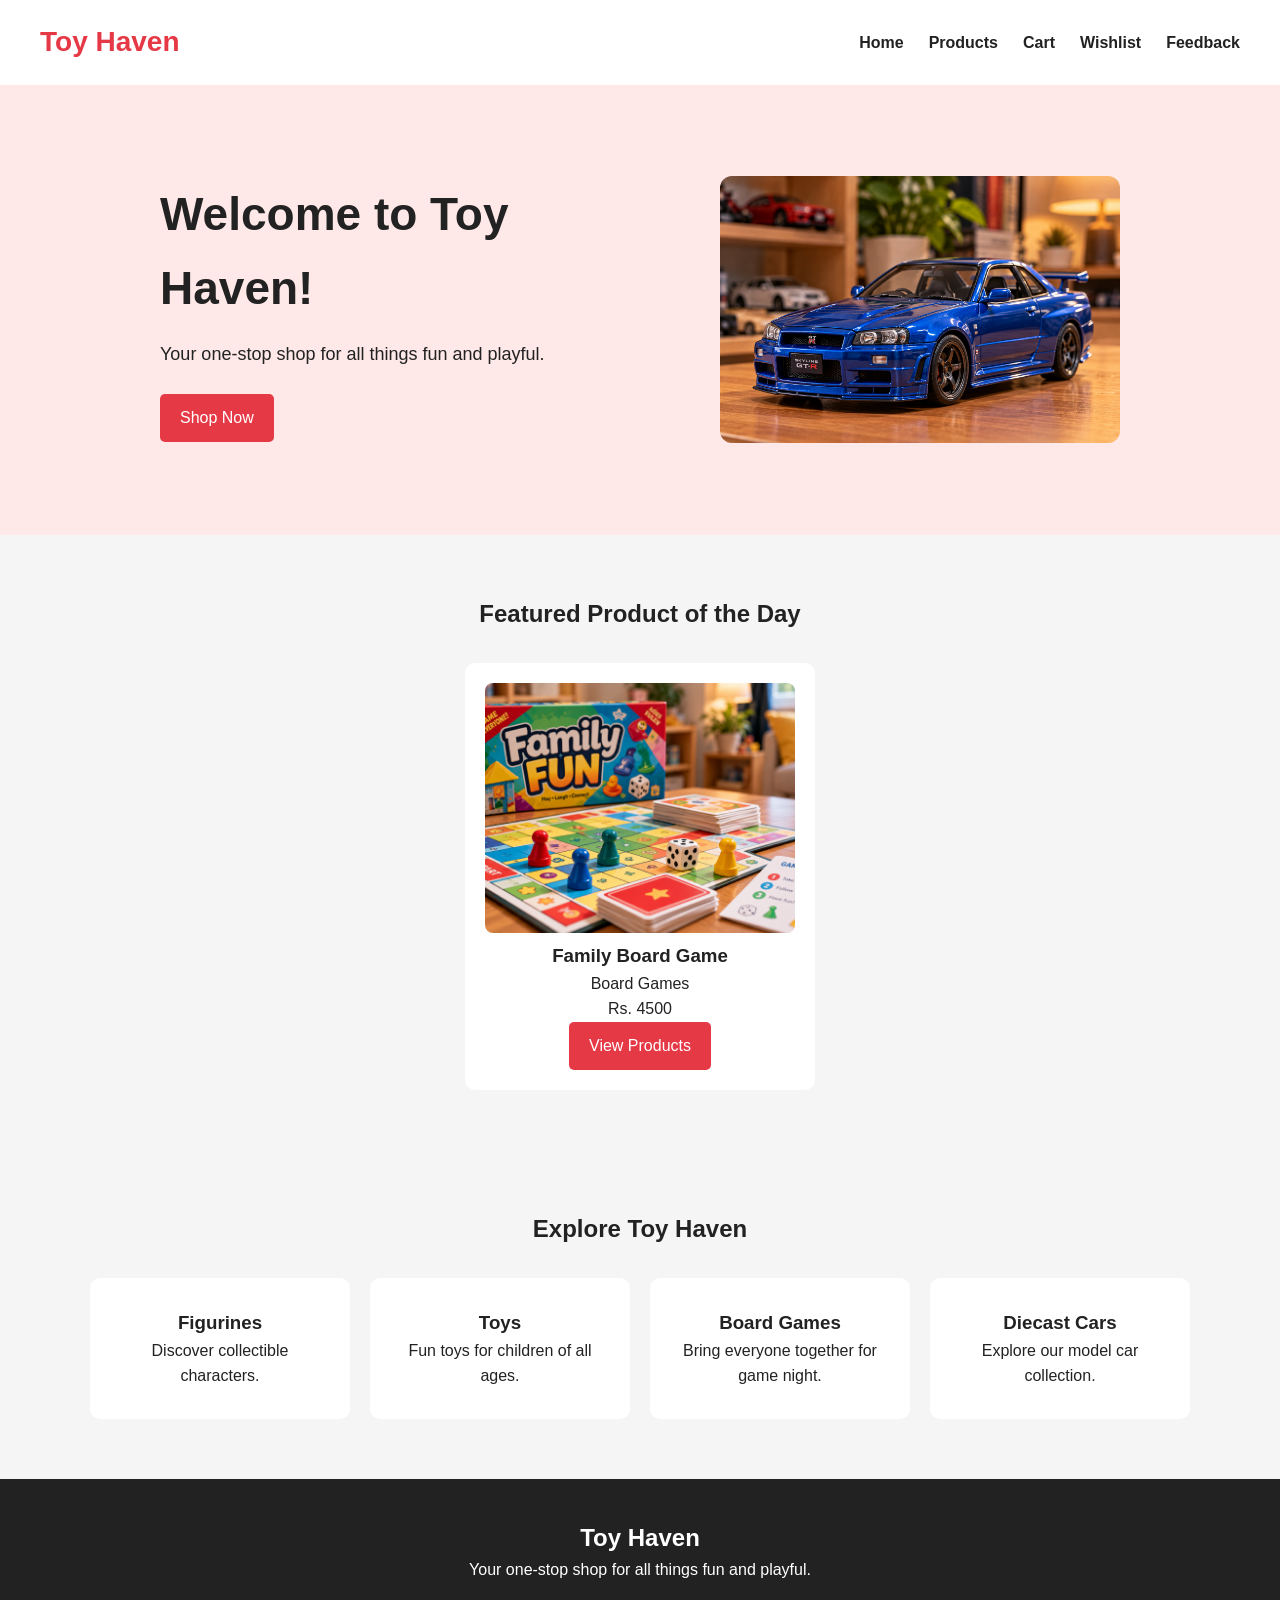
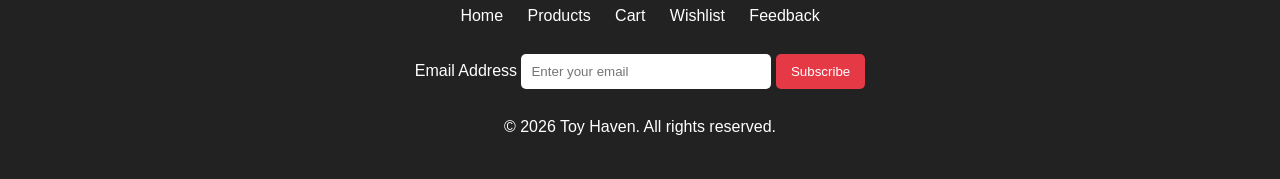
<file: index.html>
<!DOCTYPE html>
<html lang="en">

<head>
    <meta charset="UTF-8">

    <meta name="viewport"
          content="width=device-width, initial-scale=1.0">

    <meta name="description"
          content="Toy Haven online toy store">

    <title>Toy Haven - Home</title>

    <link rel="stylesheet" href="style.css">

    <link rel="icon" href="favicon.png">

    <link rel="manifest" href="manifest.json">
</head>


<body>
<header>
    <nav>
        <h1 class="logo">
            <a href="index.html">Toy Haven</a>
        </h1>
        <button
            class="menu-button"
            id="menuButton"
            aria-label="Open navigation menu">
            ☰
        </button>
        <div class="nav-links">
            <a href="index.html">Home</a>
            <a href="products.html">Products</a>
            <a href="cart.html">Cart</a>
            <a href="wishlist.html">Wishlist</a>
            <a href="feedback.html">Feedback</a>
        </div>
    </nav>
</header>
<main>
    <section class="hero">
        <div class="hero-content">
            <h1 id="heroTitle">
                Welcome to Toy Haven!
            </h1>
            <p id="heroText">
                Your one-stop shop for all things fun and playful.
            </p>
            <a href="products.html" class="main-button">
                Shop Now
            </a>
        </div>
        <img
            id="heroImage"
            src="images/toy-car.png"
            alt="Toy Haven promotional product">
    </section>
    <section class="featured">
        <h2>Featured Product of the Day</h2>
        <div id="featuredProduct"
             class="featured-product">
        </div>
    </section>
    <section class="home-categories">
        <h2>Explore Toy Haven</h2>
        <div class="category-grid">
            <article>
                <h3>Figurines</h3>
                <p>Discover collectible characters.</p>
            </article>
            <article>
                <h3>Toys</h3>
                <p>Fun toys for children of all ages.</p>
            </article>
            <article>
                <h3>Board Games</h3>
                <p>Bring everyone together for game night.</p>
            </article>
            <article>
                <h3>Diecast Cars</h3>
                <p>Explore our model car collection.</p>
            </article>
        </div>
    </section>
</main>
<footer>
    <h2>Toy Haven</h2>
    <p>
        Your one-stop shop for all things fun and playful.
    </p>
    <div class="footer-links">
        <a href="index.html">Home</a>
        <a href="products.html">Products</a>
        <a href="cart.html">Cart</a>
        <a href="wishlist.html">Wishlist</a>
        <a href="feedback.html">Feedback</a>
    </div>
    <div class="newsletter">
        <form id="newsletterForm">

            <label for="newsletterEmail">Email Address</label>

            <input
                type="email"
                id="newsletterEmail"
                placeholder="Enter your email"
                required>

            <button type="submit">Subscribe</button>

        </form>
    </div>
    <p>
        &copy; 2026 Toy Haven. All rights reserved.
    </p>
</footer>
<script src="script.js"></script>
</body>
</html>
</file>
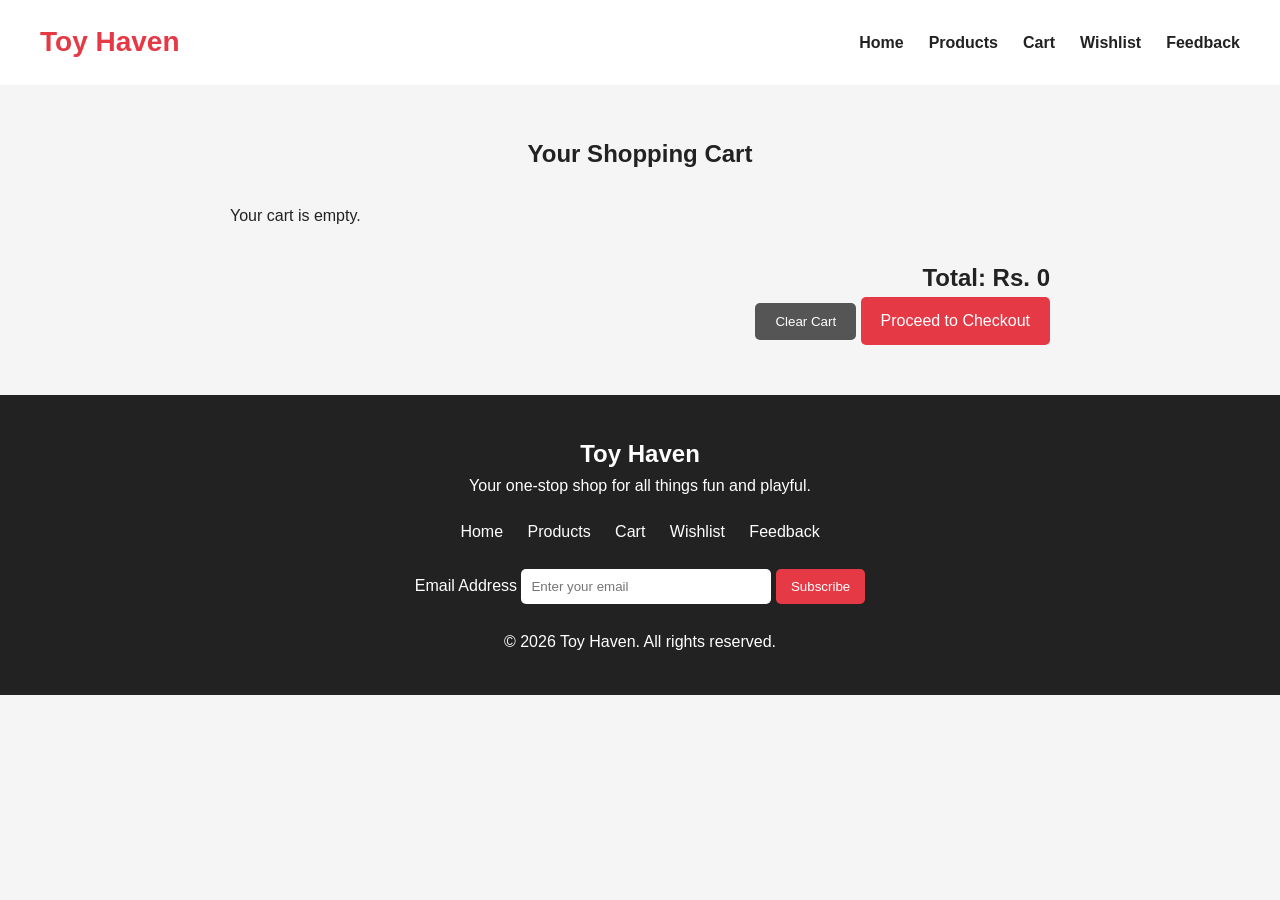
<file: cart.html>
<!DOCTYPE html>
<html lang="en">

<head>

    <meta charset="UTF-8">

    <meta name="viewport"
          content="width=device-width, initial-scale=1.0">

    <meta name="description"
          content="Toy Haven shopping cart">

    <title>Toy Haven - Cart</title>

    <link rel="stylesheet" href="style.css">

    <link rel="icon" href="favicon.png">

    <link rel="manifest" href="manifest.json">

</head>


<body>


<header>
    <nav>
        <h1 class="logo">
            <a href="index.html">Toy Haven</a>
        </h1>
        <button
            class="menu-button"
            id="menuButton"
            aria-label="Open navigation menu">
            ☰
        </button>
        <div class="nav-links">
            <a href="index.html">Home</a>
            <a href="products.html">Products</a>
            <a href="cart.html">Cart</a>
            <a href="wishlist.html">Wishlist</a>
            <a href="feedback.html">Feedback</a>
        </div>
    </nav>
</header>
<main>
    <section class="cart-section">
        <h1>Your Shopping Cart</h1>
        <div id="cartItems"></div>
        <div class="cart-summary">
            <h2>
                Total:
                Rs. <span id="cartTotal">0</span>
            </h2>
            <button
                id="clearCartBtn"
                class="secondary-button">
                Clear Cart
            </button>
            <a
                href="checkout.html"
                class="main-button">
                Proceed to Checkout
            </a>
        </div>
    </section>
</main>
<footer>
    <h2>Toy Haven</h2>
    <p>
        Your one-stop shop for all things fun and playful.
    </p>
    <div class="footer-links">
        <a href="index.html">Home</a>
        <a href="products.html">Products</a>
        <a href="cart.html">Cart</a>
        <a href="wishlist.html">Wishlist</a>
        <a href="feedback.html">Feedback</a>
    </div>
    <div class="newsletter">
        <form id="newsletterForm">

            <label for="newsletterEmail">Email Address</label>

            <input
                type="email"
                id="newsletterEmail"
                placeholder="Enter your email"
                required>

            <button type="submit">Subscribe</button>

        </form>
    </div>
    <p>
        &copy; 2026 Toy Haven. All rights reserved.
    </p>
</footer>
<script src="script.js"></script>
</body>
</html>
</file>
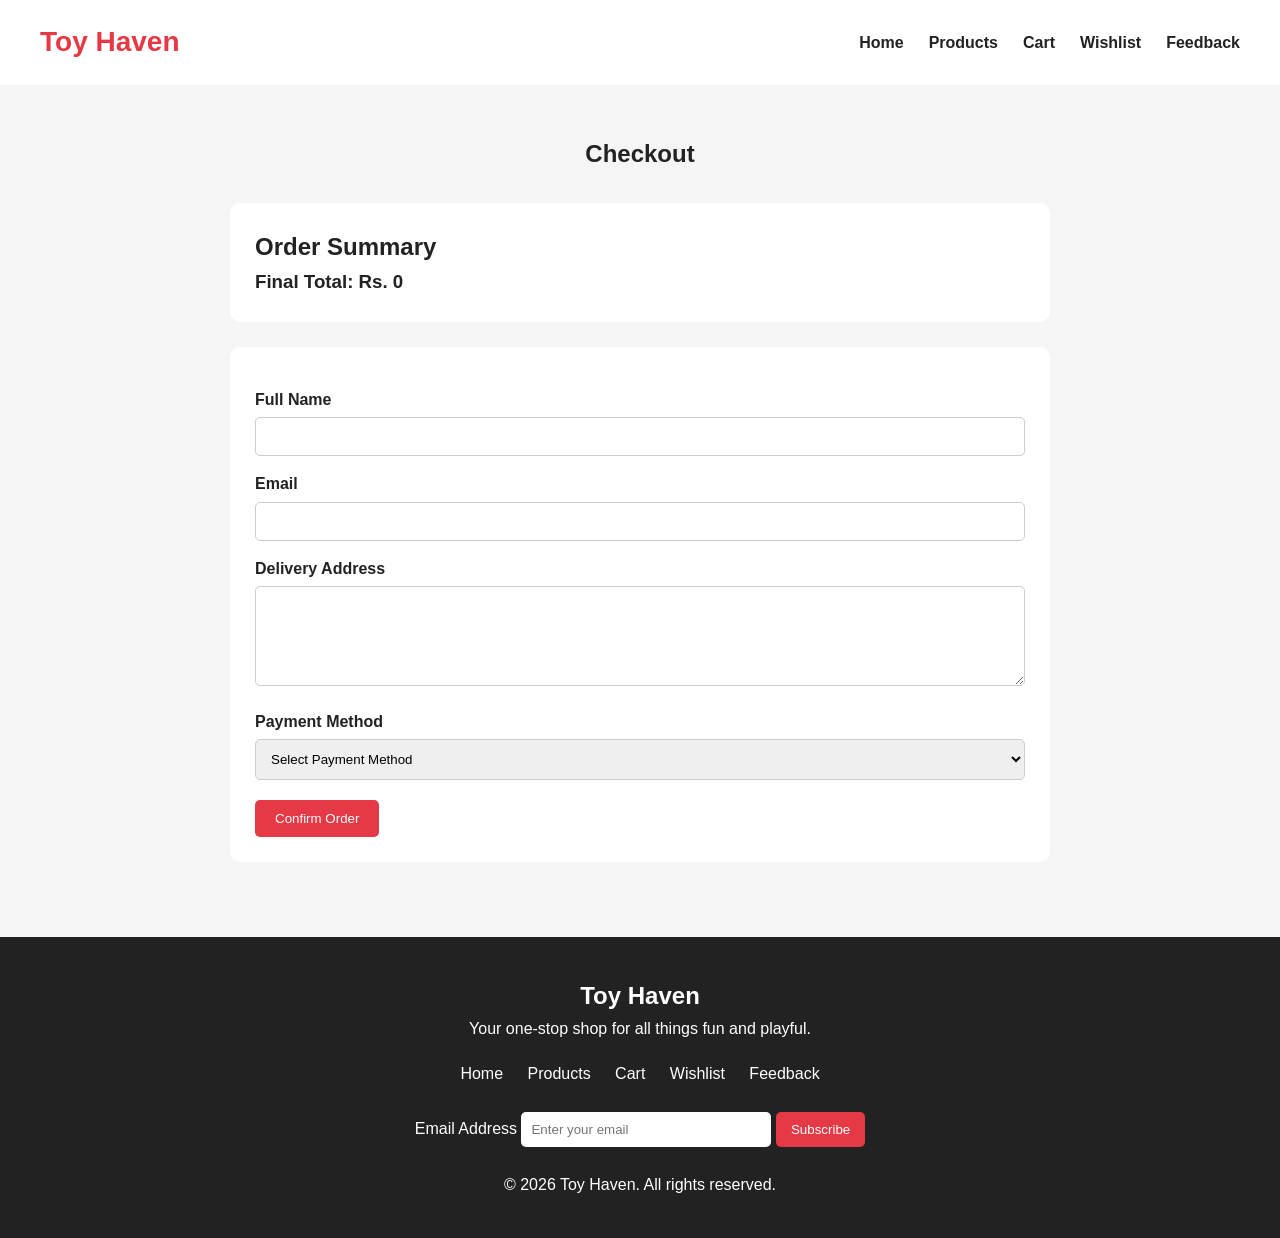
<file: checkout.html>
<!DOCTYPE html>
<html lang="en">
<head>
    <meta charset="UTF-8">
    <meta name="viewport"
          content="width=device-width, initial-scale=1.0">
    <meta name="description"
          content="Toy Haven checkout">
    <title>Toy Haven - Checkout</title>
    <link rel="stylesheet" href="style.css">
    <link rel="icon" href="favicon.png">
    <link rel="manifest" href="manifest.json">
</head>
<body>
<header>
    <nav>
        <h1 class="logo">
            <a href="index.html">Toy Haven</a>
        </h1>
        <button
            class="menu-button"
            id="menuButton"
            aria-label="Open navigation menu">
            ☰
        </button>
        <div class="nav-links">
            <a href="index.html">Home</a>
            <a href="products.html">Products</a>
            <a href="cart.html">Cart</a>
            <a href="wishlist.html">Wishlist</a>
            <a href="feedback.html">Feedback</a>
        </div>
    </nav>
</header>
<main>
    <section class="checkout-section">
        <h1>Checkout</h1>
        <div class="order-summary">
            <h2>Order Summary</h2>
            <div id="checkoutItems"></div>
            <h3>
                Final Total:
                Rs. <span id="checkoutTotal">0</span>
            </h3>
        </div>
        <form id="checkoutForm">
            <label for="customerName">
                Full Name
            </label>
            <input
                type="text"
                id="customerName"
                required>
            <label for="customerEmail">
                Email
            </label>
            <input
                type="email"
                id="customerEmail"
                required>
            <label for="customerAddress">
                Delivery Address
            </label>
            <textarea
                id="customerAddress"
                required>
            </textarea>
            <label for="paymentMethod">
                Payment Method
            </label>
            <select
                id="paymentMethod"
                required>
                <option value="">
                    Select Payment Method
                </option>
                <option value="Card">
                    Card
                </option>
                <option value="Cash on Delivery">
                    Cash on Delivery
                </option>
            </select>
            <button
                type="submit"
                class="main-button">
                Confirm Order
            </button>
        </form>
        <div
            id="successMessage"
            class="success-message">
            ✓ Order placed successfully!
        </div>
    </section>
</main>
<footer>
    <h2>Toy Haven</h2>
    <p>
        Your one-stop shop for all things fun and playful.
    </p>
    <div class="footer-links">
        <a href="index.html">Home</a>
        <a href="products.html">Products</a>
        <a href="cart.html">Cart</a>
        <a href="wishlist.html">Wishlist</a>
        <a href="feedback.html">Feedback</a>
    </div>
    <div class="newsletter">
        <form id="newsletterForm">

            <label for="newsletterEmail">Email Address</label>

            <input
                type="email"
                id="newsletterEmail"
                placeholder="Enter your email"
                required>

            <button type="submit">Subscribe</button>

        </form>
    </div>
    <p>
        &copy; 2026 Toy Haven. All rights reserved.
    </p>
</footer>
<script src="script.js"></script>
</body>
</html>
</file>
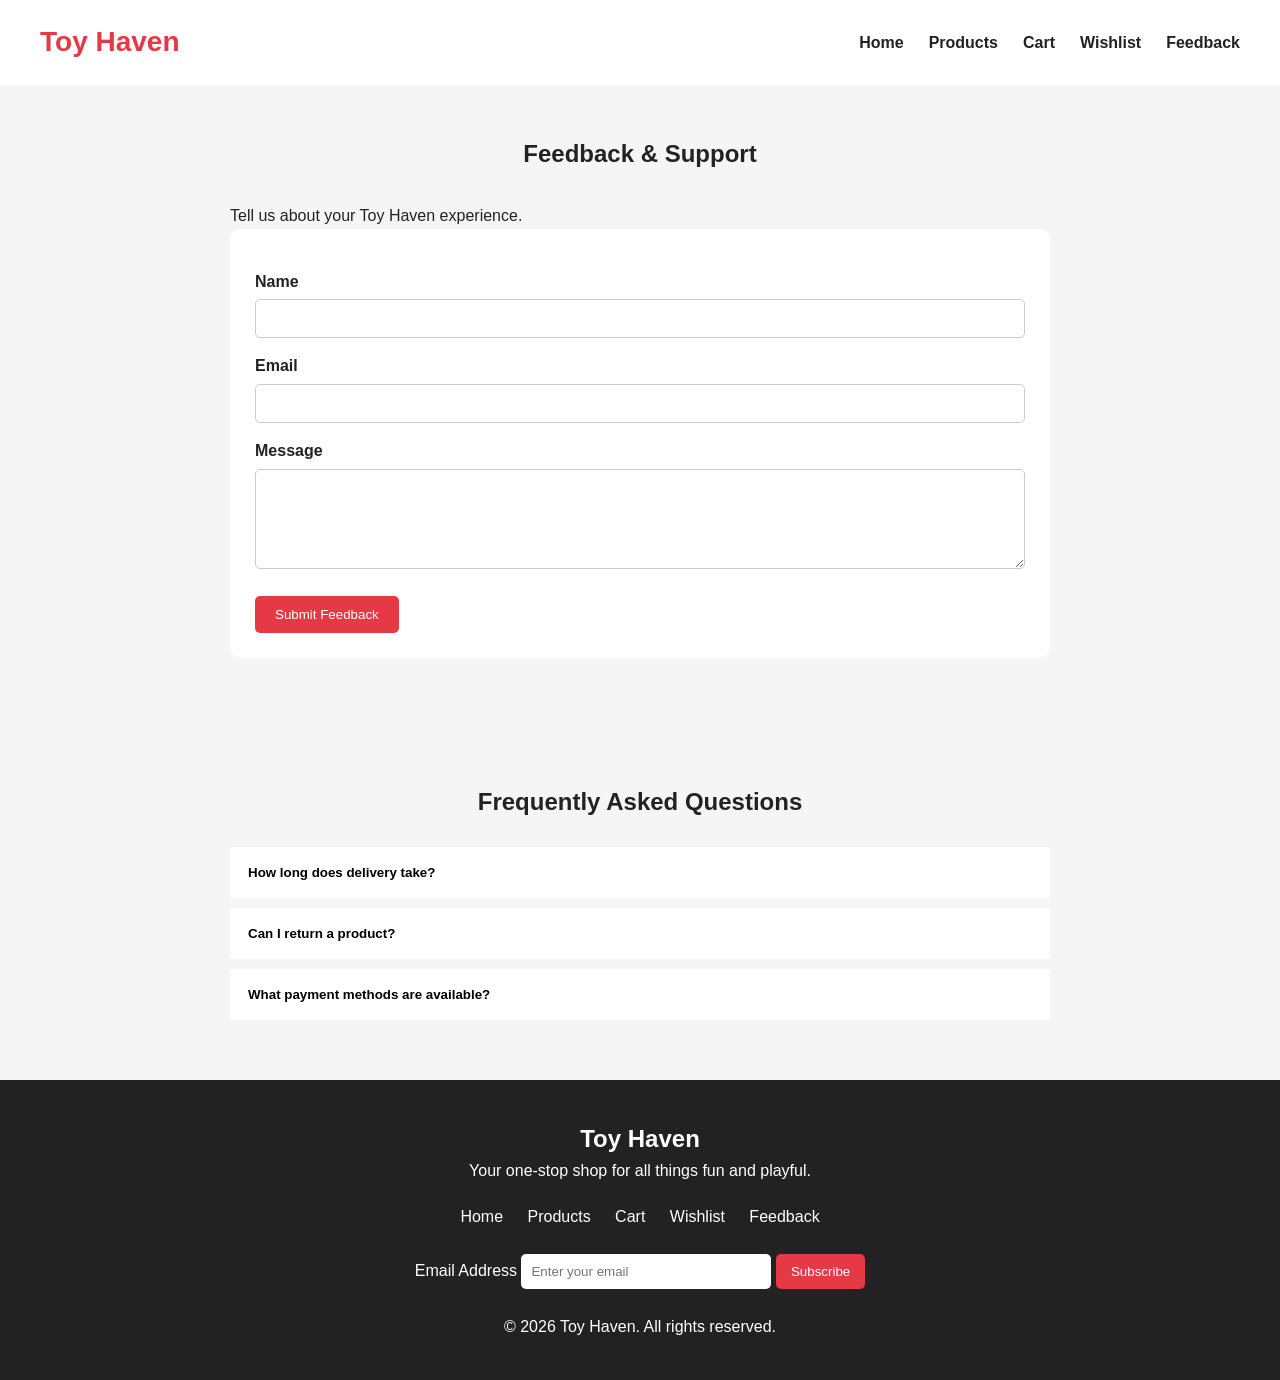
<file: feedback.html>
<!DOCTYPE html>
<html lang="en">
<head>
    <meta charset="UTF-8">
    <meta name="viewport"
          content="width=device-width, initial-scale=1.0">
    <meta name="description"
          content="Toy Haven feedback and support">
    <title>Toy Haven - Feedback</title>
    <link rel="stylesheet" href="style.css">
    <link rel="icon" href="favicon.png">
    <link rel="manifest" href="manifest.json">
</head>
<body>
<header>
    <nav>
        <h1 class="logo">
            <a href="index.html">Toy Haven</a>
        </h1>
        <button
            class="menu-button"
            id="menuButton"
            aria-label="Open navigation menu">
            ☰
        </button>
        <div class="nav-links">
            <a href="index.html">Home</a>
            <a href="products.html">Products</a>
            <a href="cart.html">Cart</a>
            <a href="wishlist.html">Wishlist</a>
            <a href="feedback.html">Feedback</a>
        </div>
    </nav>
</header>
<main>
    <section class="feedback-section">
        <h1>Feedback & Support</h1>
        <p>
            Tell us about your Toy Haven experience.
        </p>
        <form id="feedbackForm">
            <label for="feedbackName">
                Name
            </label>
            <input
                type="text"
                id="feedbackName"
                required>
            <label for="feedbackEmail">
                Email
            </label>
            <input
                type="email"
                id="feedbackEmail"
                required>
            <label for="feedbackMessage">
                Message
            </label>
            <textarea
                id="feedbackMessage"
                required>
            </textarea>
            <button
                type="submit"
                class="main-button">
                Submit Feedback
            </button>
        </form>
    </section>
    <section class="faq-section">
        <h2>Frequently Asked Questions</h2>
        <div class="faq-item">
            <button class="faq-question">
                How long does delivery take?
            </button>
            <div class="faq-answer">
                <p>
                    Delivery usually takes
                    3 to 5 working days.
                </p>
            </div>
        </div>
        <div class="faq-item">
            <button class="faq-question">
                Can I return a product?
            </button>
            <div class="faq-answer">
                <p>
                    Products can be returned within
                    7 days if they are unused and
                    in their original condition.
                </p>
            </div>
        </div>
        <div class="faq-item">
            <button class="faq-question">
                What payment methods are available?
            </button>
            <div class="faq-answer">
                <p>
                    Toy Haven supports simulated
                    card payments and cash on delivery.
                </p>
            </div>
        </div>
    </section>
</main>
<footer>
    <h2>Toy Haven</h2>
    <p>
        Your one-stop shop for all things fun and playful.
    </p>
    <div class="footer-links">
        <a href="index.html">Home</a>
        <a href="products.html">Products</a>
        <a href="cart.html">Cart</a>
        <a href="wishlist.html">Wishlist</a>
        <a href="feedback.html">Feedback</a>
    </div>
    <div class="newsletter">
        <form id="newsletterForm">

            <label for="newsletterEmail">Email Address</label>

            <input
                type="email"
                id="newsletterEmail"
                placeholder="Enter your email"
                required>

            <button type="submit">Subscribe</button>

        </form>
    </div>
    <p>
        &copy; 2026 Toy Haven. All rights reserved.
    </p>
</footer>
<script src="script.js"></script>
</body>
</html>
</file>
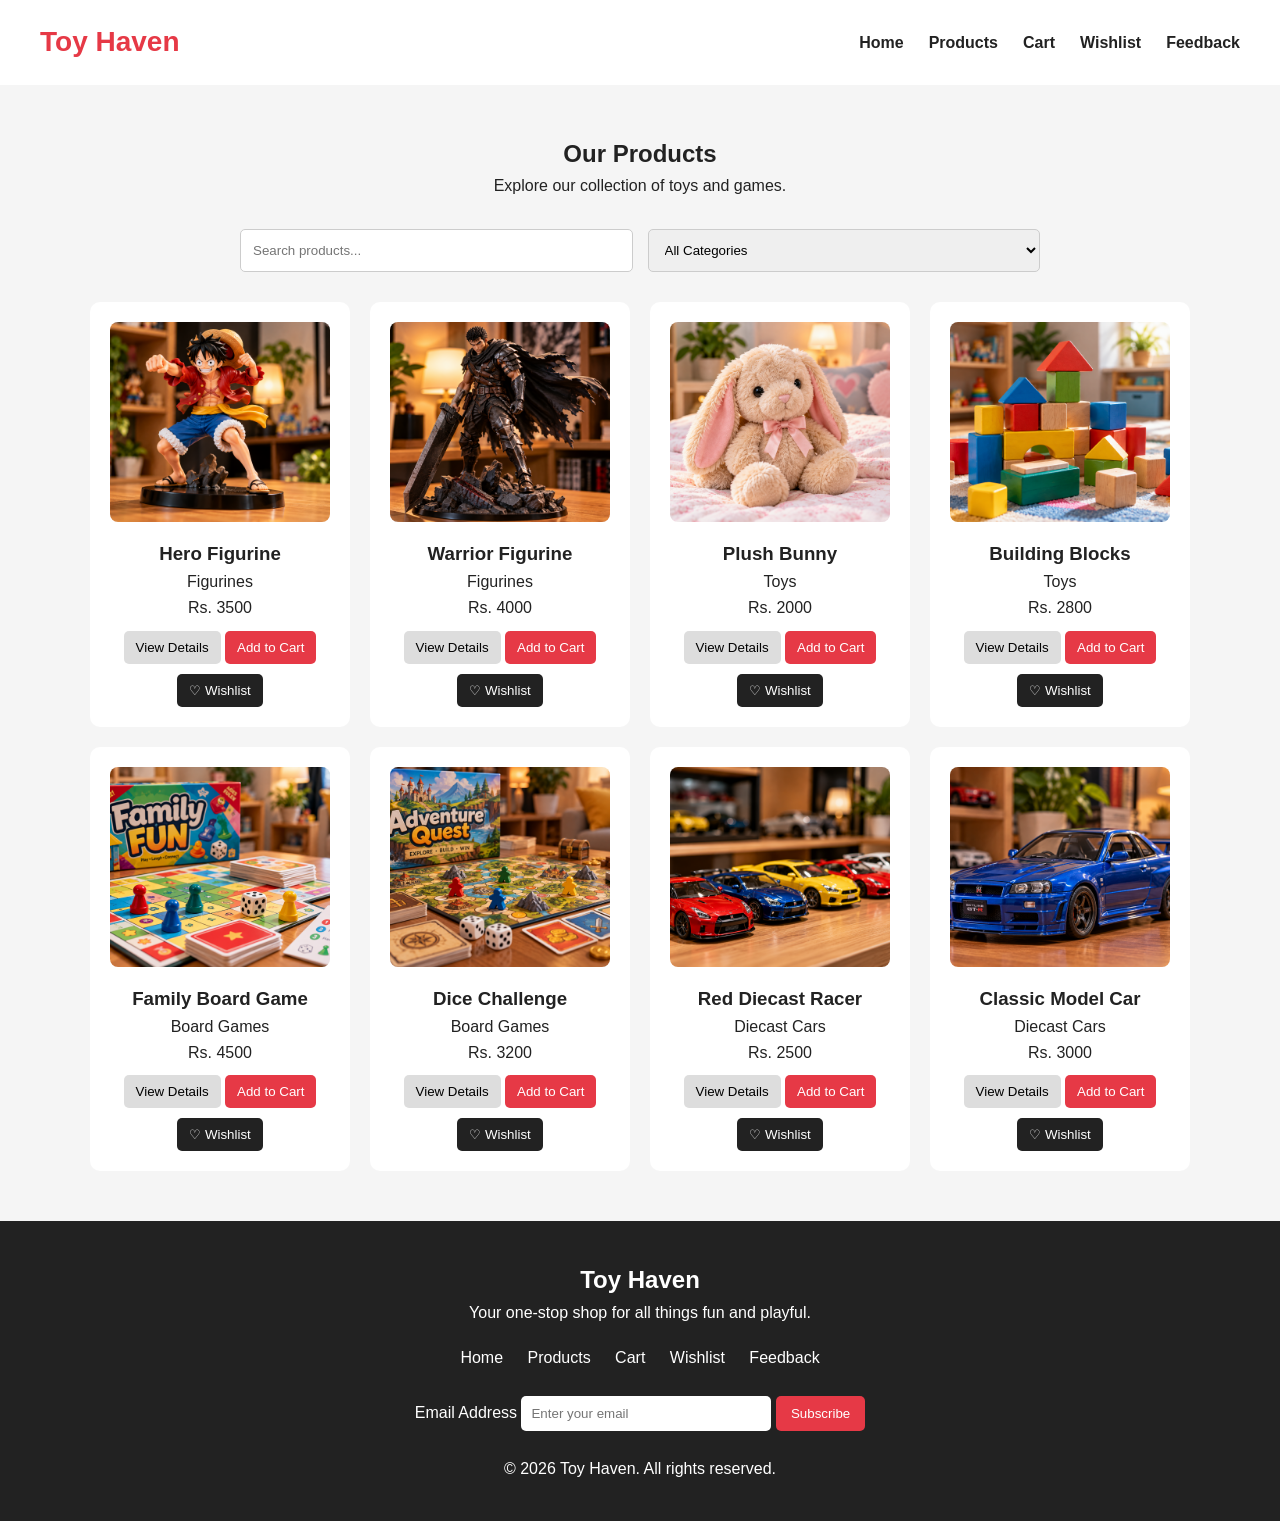
<file: products.html>
<!DOCTYPE html>
<html lang="en">

<head>

    <meta charset="UTF-8">

    <meta name="viewport"
          content="width=device-width, initial-scale=1.0">

    <meta name="description"
          content="Browse Toy Haven products">

    <title>Toy Haven - Products</title>

    <link rel="stylesheet" href="style.css">

    <link rel="icon" href="favicon.png">

    <link rel="manifest" href="manifest.json">

</head>


<body>
<header>
    <nav>
        <h1 class="logo">
            <a href="index.html">Toy Haven</a>
        </h1>
        <button
            class="menu-button"
            id="menuButton"
            aria-label="Open navigation menu">
            ☰
        </button>
        <div class="nav-links">
            <a href="index.html">Home</a>
            <a href="products.html">Products</a>
            <a href="cart.html">Cart</a>
            <a href="wishlist.html">Wishlist</a>
            <a href="feedback.html">Feedback</a>
        </div>
    </nav>
</header>
<main>
    <section class="products-section">
        <h1>Our Products</h1>
        <p>
            Explore our collection of toys and games.
        </p>
        <div class="product-controls">
            <input
                type="text"
                id="searchInput"
                placeholder="Search products..."
                aria-label="Search products">
            <select
                id="categoryFilter"
                aria-label="Filter products by category">
                <option value="all">
                    All Categories
                </option>
                <option value="Figurines">
                    Figurines
                </option>
                <option value="Toys">
                    Toys
                </option>
                <option value="Board Games">
                    Board Games
                </option>
                <option value="Diecast Cars">
                    Diecast Cars
                </option>
            </select>
        </div>
        <div
            class="product-grid"
            id="productGrid">
        </div>
    </section>
</main>
<div
    id="productModal" class="modal">
    <div class="modal-content">
        <button
            class="close-modal" id="closeModal" aria-label="Close product details"> × </button>
        <img
            id="modalImage"
            src="images/toy-car.png"
            alt="Selected product">
        <h2 id="modalName">
            Product Details
        </h2>
        <p id="modalCategory"> </p>
        <p id="modalPrice"> </p>
    </div>
</div>
<footer>
    <h2>Toy Haven</h2>
    <p>
        Your one-stop shop for all things fun and playful.
    </p>
    <div class="footer-links">
        <a href="index.html">Home</a>
        <a href="products.html">Products</a>
        <a href="cart.html">Cart</a>
        <a href="wishlist.html">Wishlist</a>
        <a href="feedback.html">Feedback</a>
    </div>
    <div class="newsletter">
        <form id="newsletterForm">

            <label for="newsletterEmail">Email Address</label>

            <input
                type="email"
                id="newsletterEmail"
                placeholder="Enter your email"
                required>

            <button type="submit">Subscribe</button>

        </form>
    </div>
    <p>
        &copy; 2026 Toy Haven. All rights reserved.
    </p>
</footer>
<script src="script.js"></script>
</body>
</html>
</file>
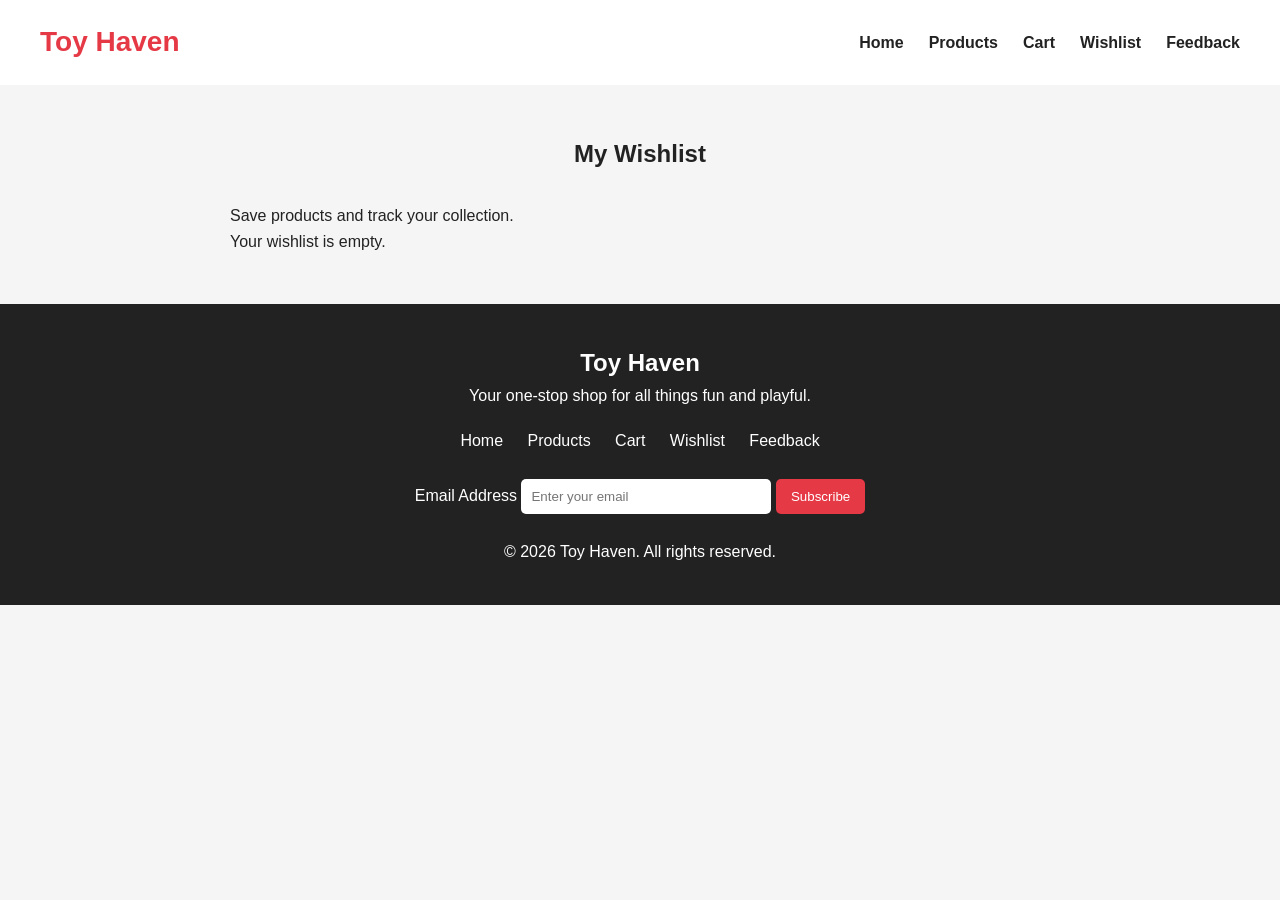
<file: wishlist.html>
<!DOCTYPE html>
<html lang="en">

<head>

    <meta charset="UTF-8">

    <meta name="viewport"
          content="width=device-width, initial-scale=1.0">

    <meta name="description"
          content="Toy Haven wishlist">

    <title>Toy Haven - Wishlist</title>
    <link rel="stylesheet" href="style.css">
    <link rel="icon" href="favicon.png">
    <link rel="manifest" href="manifest.json">

</head>
<body>
<header>

    <nav>
        <h1 class="logo">
            <a href="index.html">Toy Haven</a>
        </h1>
        <button
            class="menu-button"
            id="menuButton"
            aria-label="Open navigation menu">
            ☰
        </button>
        <div class="nav-links">
            <a href="index.html">Home</a>
            <a href="products.html">Products</a>
            <a href="cart.html">Cart</a>
            <a href="wishlist.html">Wishlist</a>
            <a href="feedback.html">Feedback</a>
        </div>
    </nav>
</header>
<main>
    <section class="wishlist-section">
        <h1>My Wishlist</h1>
        <p>
            Save products and track your collection.
        </p>
        <div id="wishlistItems">
            
        </div>
    </section>
</main>
<footer>
    <h2>Toy Haven</h2>
    <p>
        Your one-stop shop for all things fun and playful.
    </p>
    <div class="footer-links">
        <a href="index.html">Home</a>
        <a href="products.html">Products</a>
        <a href="cart.html">Cart</a>
        <a href="wishlist.html">Wishlist</a>
        <a href="feedback.html">Feedback</a>
    </div>
    <div class="newsletter">
        <form id="newsletterForm">

            <label for="newsletterEmail">Email Address</label>

            <input
                type="email"
                id="newsletterEmail"
                placeholder="Enter your email"
                required>

            <button type="submit">Subscribe</button>

        </form>
    </div>
    <p>
        &copy; 2026 Toy Haven. All rights reserved.
    </p>
</footer>

<script src="script.js"></script>

</body>

</html>
</file>
<file: style.css>
* {
    margin: 0;
    padding: 0;
    box-sizing: border-box;
}
html {
    scroll-behavior: smooth;
}
body {
    font-family: Arial, sans-serif;
    background-color: #f5f5f5;
    color: #222;
    line-height: 1.6;
}
header {
    background-color: white;
    padding: 20px 40px;
}
nav {
    max-width: 1200px;
    margin: auto;

    display: flex;
    justify-content: space-between;
    align-items: center;
}
.logo {
    font-size: 28px;
}
.logo a {
    text-decoration: none;
    color: #e63946;
}
.nav-links {
    display: flex;
    gap: 25px;
}
.nav-links a {
    text-decoration: none;
    color: #222;
    font-weight: bold;

    transition: color 0.3s;
}
.nav-links a:hover {
    color: #e63946;
}
.menu-button {
    display: none;

    background: none;
    border: none;

    font-size: 28px;
    cursor: pointer;
}
.main-button {
    display: inline-block;
    background-color: #e63946;
    color: white;
    border: none;
    border-radius: 5px;
    padding: 11px 20px;
    text-decoration: none;
    cursor: pointer;
    transition:
        background-color 0.3s,
        transform 0.3s;
}
.main-button:hover {
    background-color: #222;
    transform: scale(1.05);
}
.secondary-button {
    background-color: #555;
    color: white;
    border: none;
    border-radius: 5px;
    padding: 11px 20px;
    cursor: pointer;
}
.hero {
    min-height: 450px;
    padding: 60px 40px;
    display: flex;
    justify-content: center;
    align-items: center;
    gap: 60px;
    background-color: #ffe8e8;
}
.hero-content {
    max-width: 500px;
}
.hero-content h1 {
    font-size: 46px;
    margin-bottom: 15px;
}
.hero-content p {
    font-size: 18px;
    margin-bottom: 25px;
}
.hero img {
    width: 400px;
    max-width: 45%;

    border-radius: 12px;
}
.featured {
    padding: 60px 40px;
    text-align: center;
}
.featured h2 {
    margin-bottom: 30px;
}
.featured-product {
    max-width: 350px;
    margin: auto;
    background-color: white;
    padding: 20px;
    border-radius: 10px;
}
.featured-product img {
    width: 100%;
    height: 250px;
    object-fit: cover;
    border-radius: 8px;
}
.home-categories {
    padding: 60px 40px;
}
.home-categories h2 {
    text-align: center;
    margin-bottom: 30px;
}
.category-grid {
    max-width: 1100px;
    margin: auto;
    display: grid;
    grid-template-columns:
        repeat(4, 1fr);
    gap: 20px;
}
.category-grid article {
    background-color: white;
    padding: 30px;
    text-align: center;
    border-radius: 10px;
    transition: transform 0.3s;
}
.category-grid article:hover {
    transform: translateY(-8px);
}
.products-section {
    padding: 50px 40px;
}
.products-section > h1,
.products-section > p {
    text-align: center;
}
.product-controls {
    max-width: 800px;
    margin: 30px auto;
    display: flex;
    gap: 15px;
}
.product-controls input,
.product-controls select {
    flex: 1;
    padding: 12px;
    border: 1px solid #ccc;
    border-radius: 5px;
}
.product-grid {
    max-width: 1100px;
    margin: auto;
    display: grid;
    grid-template-columns:
        repeat(4, 1fr);
    gap: 20px;
}
.product-card {
    background-color: white;
    padding: 20px;
    border-radius: 10px;
    text-align: center;
    transition: transform 0.3s;
}
.product-card:hover {
    transform: translateY(-8px);
}
.product-card img {
    width: 100%;
    height: 200px;
    object-fit: cover;
    border-radius: 8px;
}
.product-card h3 {
    margin-top: 10px;
}
.product-card button {
    margin-top: 10px;
    padding: 9px 12px;
    border: none;
    border-radius: 5px;
    cursor: pointer;
}
.add-cart-btn {
    background-color: #e63946;
    color: white;
}
.wishlist-btn {
    background-color: #222;
    color: white;
}
.details-btn {
    background-color: #ddd;
}
.modal {
    display: none;
    position: fixed;
    left: 0;
    top: 0;
    width: 100%;
    height: 100%;
    background-color: rgba(0, 0, 0, 0.6);
    justify-content: center;
    align-items: center;
    z-index: 1000;
}
.modal.active {
    display: flex;
}
.modal-content {
    width: 90%;
    max-width: 450px;
    background-color: white;
    padding: 30px;
    border-radius: 10px;
    text-align: center;
    position: relative;
}
.modal-content img {
    width: 100%;
    max-height: 300px;
    object-fit: cover;
    border-radius: 8px;
}
.close-modal {
    position: absolute;
    top: 10px;
    right: 15px;
    background: none;
    border: none;
    font-size: 30px;
    cursor: pointer;
}
.cart-section,
.checkout-section,
.wishlist-section,
.feedback-section,
.faq-section {
    max-width: 900px;
    margin: auto;
    padding: 50px 40px;
}
.cart-section h1,
.checkout-section h1,
.wishlist-section h1,
.feedback-section h1 {
    text-align: center;
    margin-bottom: 30px;
}
.cart-item,
.wishlist-item {
    display: flex;
    align-items: center;
    gap: 20px;
    background-color: white;
    padding: 20px;
    margin-bottom: 15px;
    border-radius: 10px;
}
.cart-item img,
.wishlist-item img {
    width: 100px;
    height: 100px;
    object-fit: cover;
    border-radius: 8px;
}
.cart-info,
.wishlist-info {
    flex: 1;
}
.quantity-controls {
    display: flex;
    align-items: center;
    gap: 10px;
    margin: 10px 0;
}
.quantity-controls button {
    width: 35px;
    height: 35px;
    border: none;
    background-color: #e63946;
    color: white;
    cursor: pointer;
    border-radius: 5px;
}
.remove-btn {
    background-color: #e63946;
    color: white;
    border: none;
    padding: 10px;
    border-radius: 5px;
    cursor: pointer;
}
.cart-summary {
    text-align: right;
    margin-top: 30px;
}
.order-summary,
#checkoutForm,
#feedbackForm {
    background-color: white;
    padding: 25px;
    margin-bottom: 25px;
    border-radius: 10px;
}
#checkoutForm label,
#feedbackForm label {
    display: block;
    margin-top: 15px;
    font-weight: bold;
}
#checkoutForm input,
#checkoutForm textarea,
#checkoutForm select,
#feedbackForm input,
#feedbackForm textarea {
    width: 100%;
    padding: 11px;
    margin-top: 5px;
    border: 1px solid #ccc;
    border-radius: 5px;
}
#checkoutForm textarea,
#feedbackForm textarea {
    min-height: 100px;
}
#checkoutForm button,
#feedbackForm button {
    margin-top: 20px;
}
.success-message {
    display: none;
    background-color: #d8f3dc;
    padding: 20px;
    text-align: center;
    font-size: 20px;
    border-radius: 10px;
    animation: successPop 0.5s;
}
.success-message.show {
    display: block;
}
@keyframes successPop {
    from {
        transform: scale(0.7);
        opacity: 0;
    }
    to {
        transform: scale(1);
        opacity: 1;
    }
}
.status-select {
    padding: 8px;
    margin-top: 10px;
    border-radius: 5px;
}
.faq-section h2 {
    text-align: center;
    margin-bottom: 25px;
}
.faq-item {
    margin-bottom: 10px;
}
.faq-question {
    width: 100%;
    padding: 18px;
    text-align: left;
    border: none;
    background-color: white;
    font-weight: bold;
    cursor: pointer;
}
.faq-answer {
    display: none;
    background-color: white;
    padding: 0 18px 18px;
}
.faq-answer.active {
    display: block;
}
footer {
    background-color: #222;
    color: white;
    text-align: center;
    padding: 40px 20px;
}
.footer-links {
    margin: 20px 0;
}
.footer-links a {
    color: white;
    text-decoration: none;
    margin: 0 10px;
}
.footer-links a:hover {
    color: #e63946;
}
.newsletter {
    margin: 25px 0;
}
.newsletter input {
    padding: 10px;
    width: 250px;
    border: none;
    border-radius: 5px;
}
.newsletter button {
    padding: 10px 15px;
    border: none;
    background-color: #e63946;
    color: white;
    border-radius: 5px;
    cursor: pointer;
}
@media (max-width: 900px) {
    .product-grid {
        grid-template-columns:
            repeat(2, 1fr);
    }
    .category-grid {
        grid-template-columns:
            repeat(2, 1fr);
    }
}
@media (max-width: 768px) {
    header {
        padding: 20px;
    }
    nav {
        position: relative;
    }
    .menu-button {
        display: block;
    }
    .nav-links {
        display: none;
        position: absolute;
        top: 55px;
        left: 0;
        width: 100%;
        background-color: white;
        padding: 20px;
        flex-direction: column;
        text-align: center;
        z-index: 100;
    }
    .nav-links.active {
        display: flex;
    }
    .hero {
        flex-direction: column;
        text-align: center;
        padding: 40px 20px;
    }
    .hero-content h1 {
        font-size: 36px;
    }
    .hero img {
        width: 100%;
        max-width: 400px;
    }
    .product-grid,
    .category-grid {
        grid-template-columns: 1fr;
    }
    .product-controls {
        flex-direction: column;
    }
    .cart-item,
    .wishlist-item {
        flex-direction: column;
        text-align: center;
    }
    .cart-summary {
        text-align: center;
    }
}
</file>
